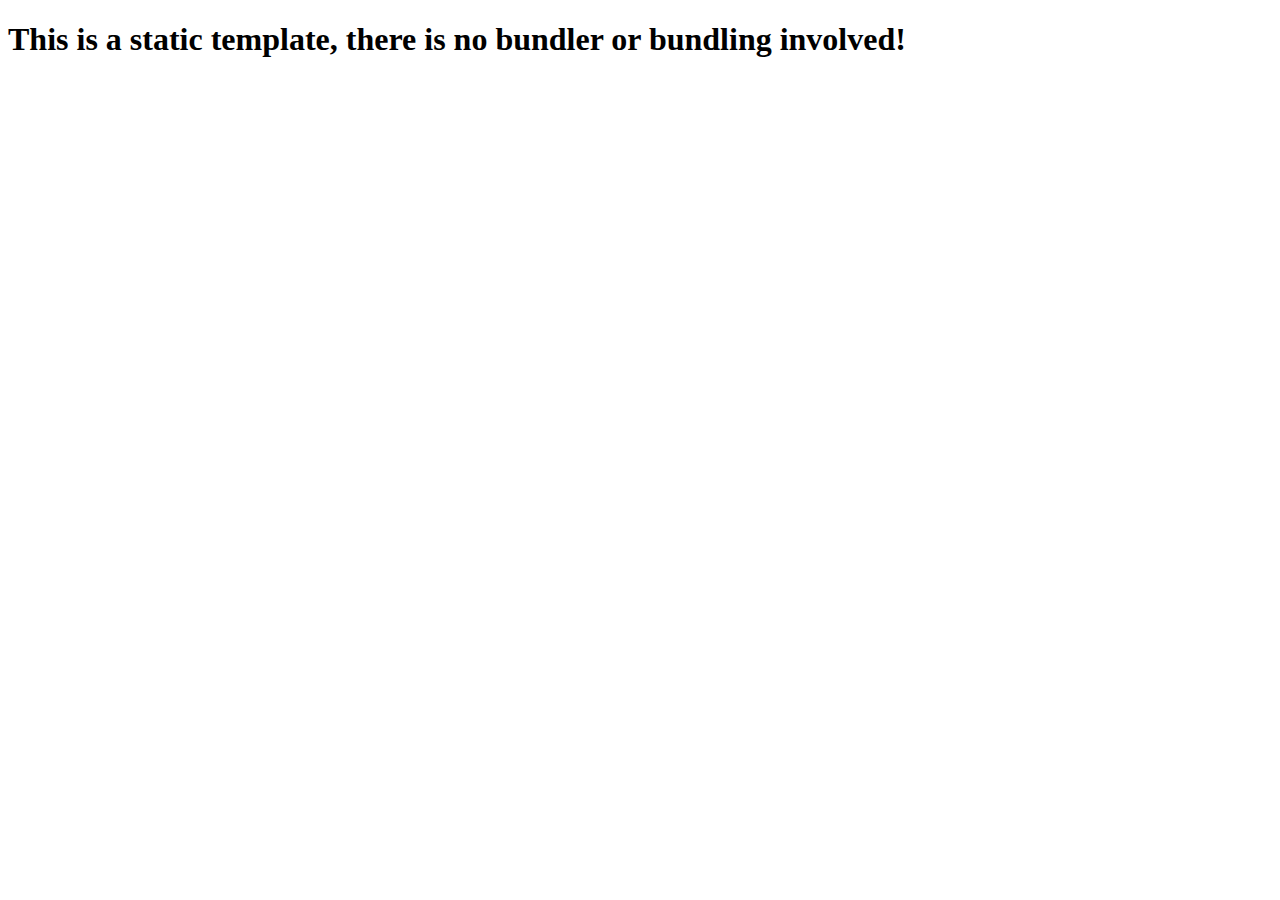
<file: index.html>
<!DOCTYPE html>
<html lang="en">
  <head>
    <meta charset="UTF-8">
    <meta name="viewport" content="width=device-width, initial-scale=1.0">
    <meta http-equiv="X-UA-Compatible" content="ie=edge">
    <title>Static Template</title>
  </head>
  <body>
    <h1>This is a static template, there is no bundler or bundling involved!</h1>
  </body>
</html>
</file>
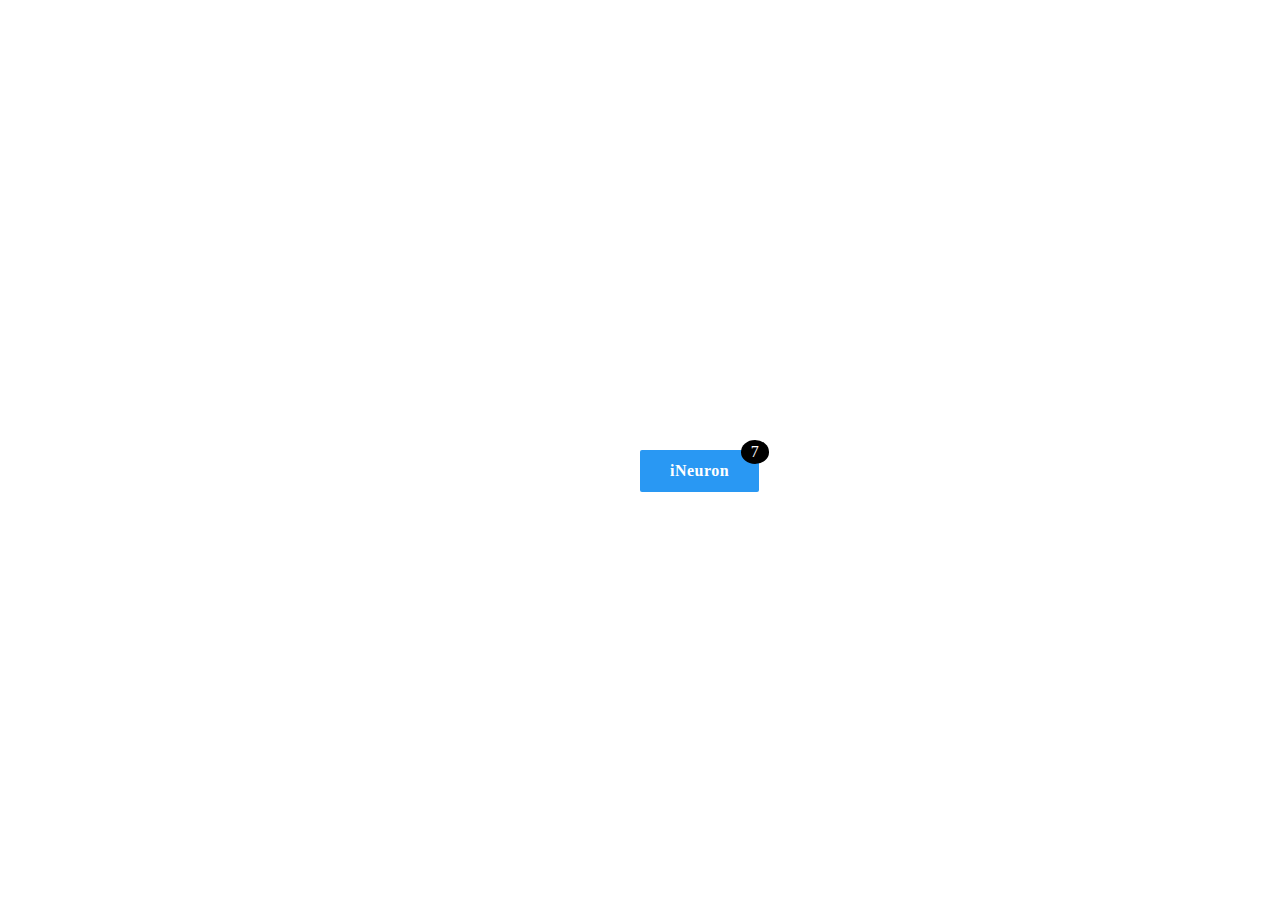
<file: ButtonChallenges/Challenge_1/index.html>
<!DOCTYPE html>
<html lang="en">
  <head>
    <meta charset="UTF-8" />
    <meta http-equiv="X-UA-Compatible" content="IE=edge" />
    <meta name="viewport" content="width=device-width, initial-scale=1.0" />
    <link rel="stylesheet" href="./style.css" />
    <title>iNeuron</title>
  </head>
  <body>
    <div class="container">
      <a href="#" class="btn">
        <span><b>iNeuron</b></span>
        <span class="badge">7</span>
      </a>
    </div>
  </body>
</html>
</file>
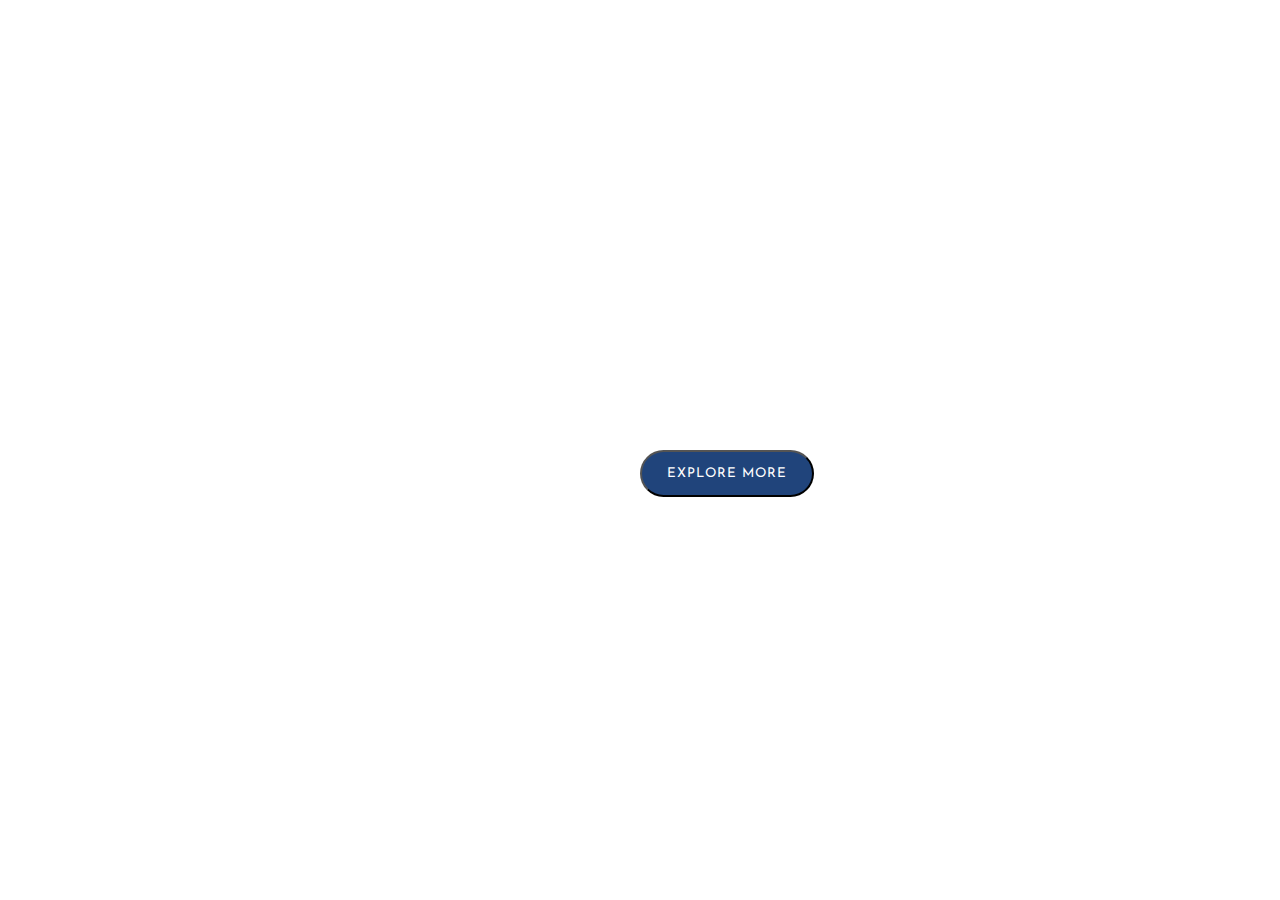
<file: ButtonChallenges/Challenge_3/index.html>
<html>
  <head>
    <link
      href="https://fonts.googleapis.com/css?family=Josefin+Sans&display=swap"
      rel="stylesheet"
    />
    <link rel="stylesheet" href="./style.css" />
    <title>Button</title>
  </head>
  <body>
    <div class="btn-wrapper">
      <button class="btn">
        <span class="btn-text-one">Explore More</span>
      </button>
    </div>
  </body>
</html>
</file>
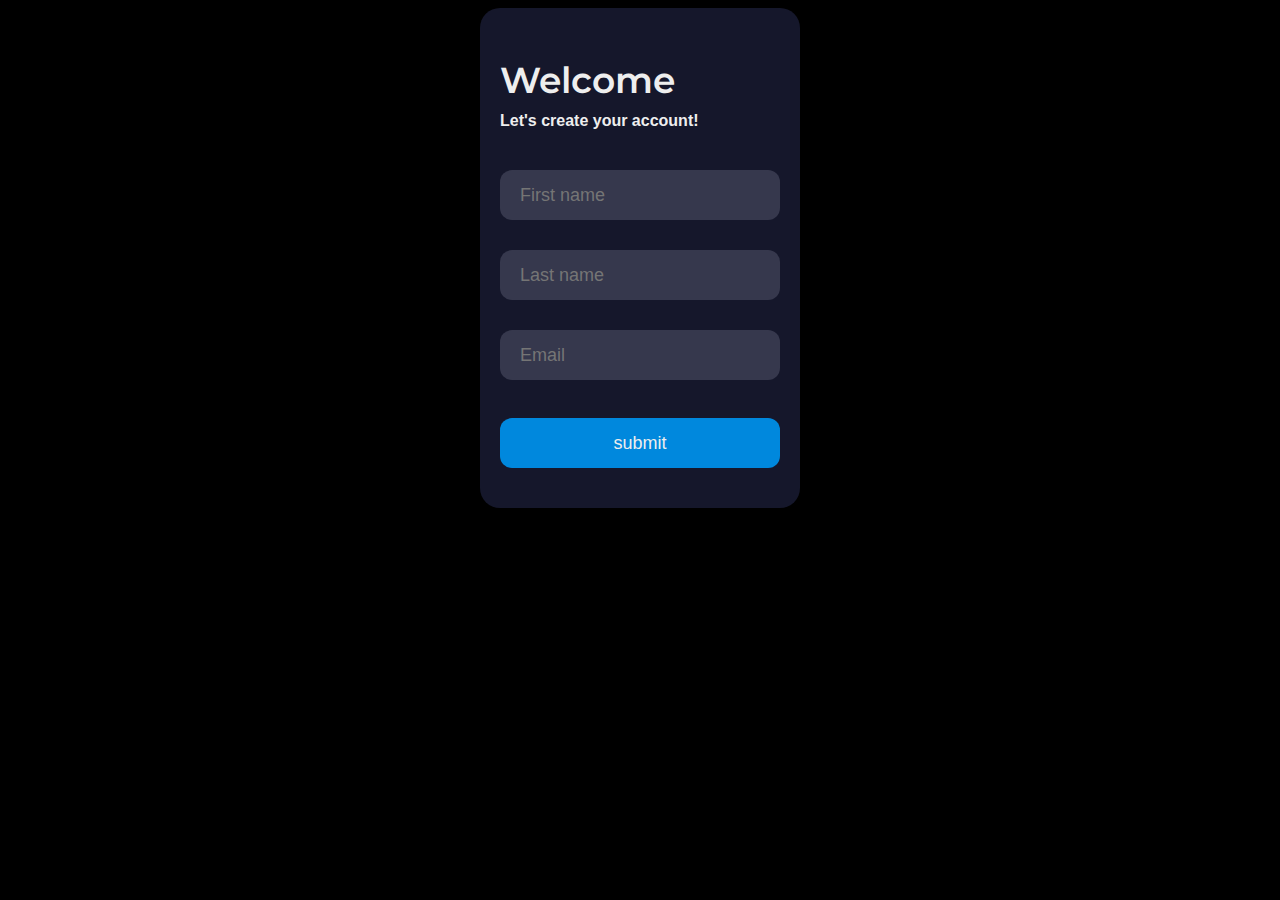
<file: FormChallenges/Challenge_1/index.html>
<!DOCTYPE html>
<html lang="en">
  <head>
    <meta charset="UTF-8" />
    <meta http-equiv="X-UA-Compatible" content="IE=edge" />
    <meta name="viewport" content="width=device-width, initial-scale=1.0" />
    <link rel="stylesheet" href="./style.css" />
    <title>Document</title>
  </head>
  <body>
    <div class="form">
      <div class="title">Welcome</div>
      <div class="subtitle">Let's create your account!</div>
      <div class="input-container ic1">
        <input
          id="firstname"
          class="input"
          type="text"
          placeholder="First name"
        />
        <div class="cut"></div>
        <!-- <label for="firstname" class="placeholder">First name</label> -->
      </div>
      <div class="input-container ic2">
        <input
          id="lastname"
          class="input"
          type="text"
          placeholder="Last name"
        />
        <div class="cut"></div>
        <!-- <label for="lastname" class="placeholder">Last name</label> -->
      </div>
      <div class="input-container ic2">
        <input id="email" class="input" type="text" placeholder="Email" />
        <div class="cut cut-short"></div>
        <!-- <label for="email" class="placeholder">Email</label> -->
      </div>
      <button type="text" class="submit">submit</button>
    </div>
  </body>
</html>
</file>
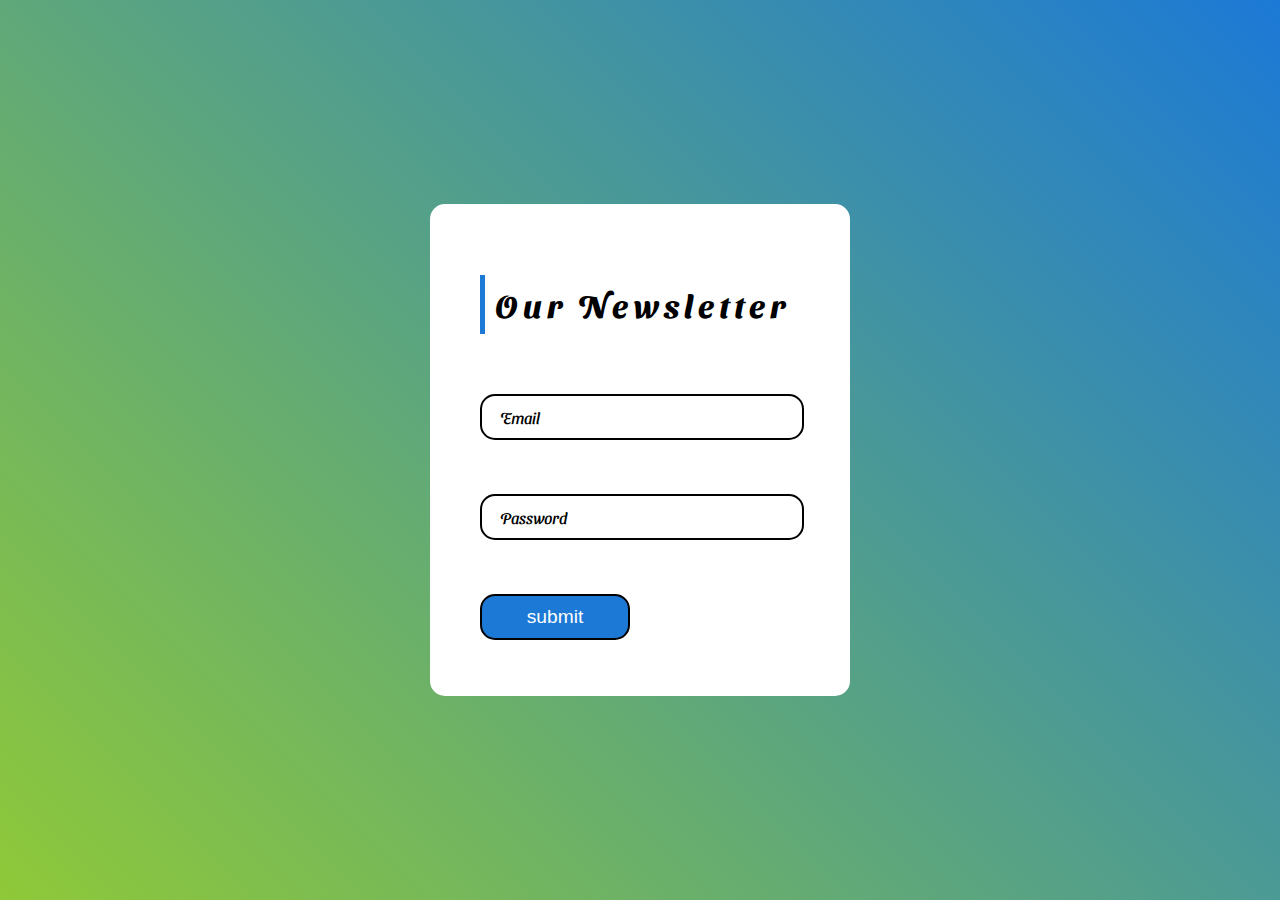
<file: FormChallenges/Challenge_2/index.html>
<!DOCTYPE html>
<html lang="en">
  <head>
    <meta charset="UTF-8" />
    <meta http-equiv="X-UA-Compatible" content="IE=edge" />
    <meta name="viewport" content="width=device-width, initial-scale=1.0" />
    <link rel="stylesheet" href="style.css" />
    <title>iNeuron</title>
  </head>
  <body>
    <div class="center">
      <h1>Our Newsletter</h1>
      <form>
        <div class="inputbox">
          <input type="text" required="required" />
          <span>Email</span>
        </div>
        <div class="inputbox">
          <input type="text" required="required" />
          <span>Password</span>
        </div>
        <div class="inputbox">
          <input type="button" value="submit" />
        </div>
      </form>
    </div>
  </body>
</html>
</file>
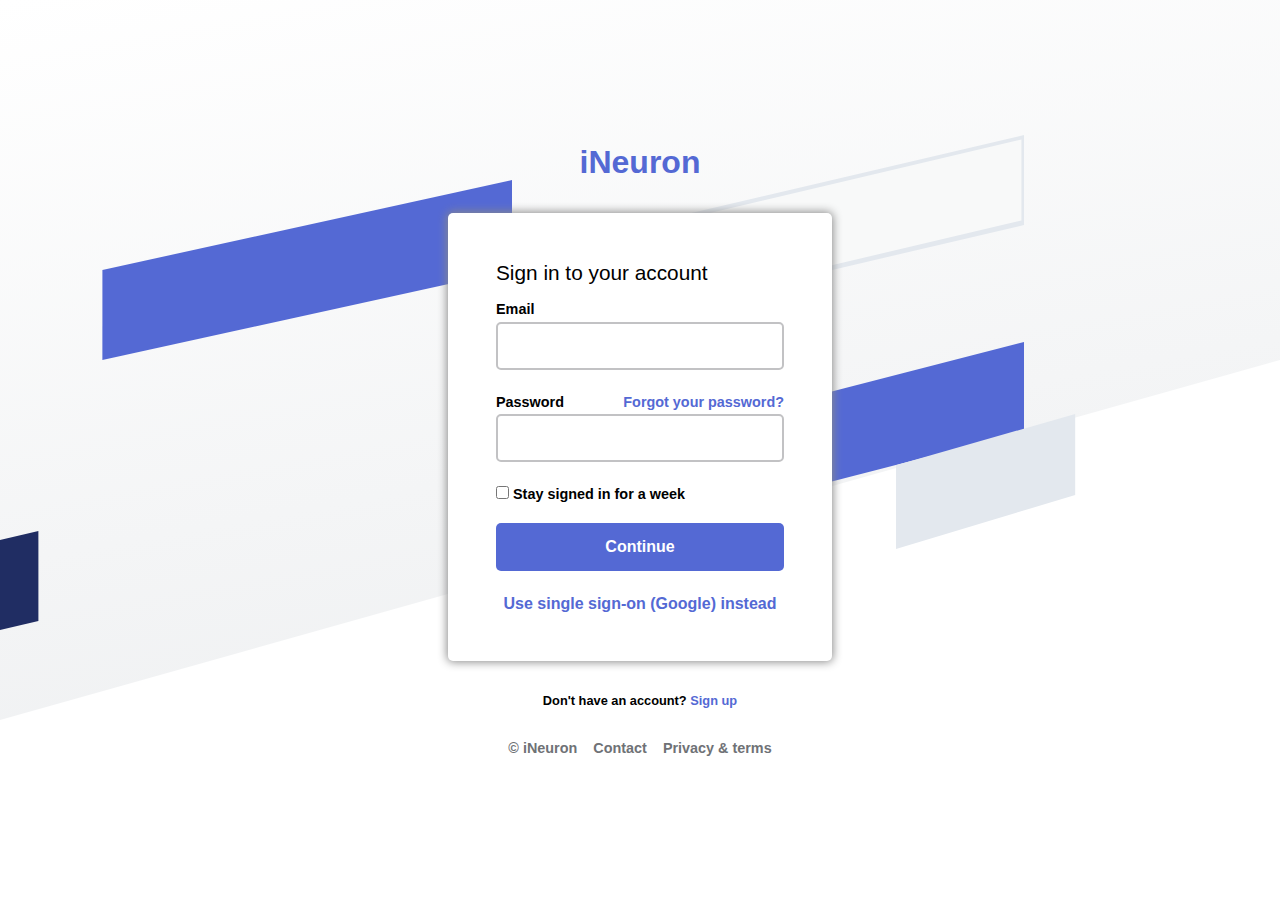
<file: FormChallenges/Challenge_3/index.html>
<html>

<head>
  <meta charset="utf-8" />
  <title>iNeuron: Sign in</title>
  <link rel="stylesheet" type="text/css" href="style.css" />
</head>

<body>
  <div class="container">
    <div class="polygon"></div>
    <div class="blue1"></div>
    <div class="blue2"></div>
    <div class="blue3"></div>
    <div class="grey1"></div>
    <div class="grey2"></div>
    <div class="grey3"></div>
    <div class="login-root">
      <div class="box-root padding-top--48 padding-bottom--24 flex-flex flex-justifyContent--center">
        <h1>
          <a href="#" rel="dofollow">iNeuron</a>
        </h1>
      </div>
      <div class="formbg-outer">
        <div class="formbg">
          <div class="formbg-inner padding-horizontal--48">
            <span class="sign-in desc">Sign in to your account</span>
            <form id="stripe-login">
              <div class="email">
                <label for="email">Email</label>
                <input type="email" name="email" />
              </div>
              <div class="password">
                <div class="grid--50-50">
                  <label for="password">Password</label>
                  <div class="reset-pass">
                    <a href="#">Forgot your password?</a>
                  </div>
                </div>
                <input type="password" name="password" />
              </div>
              <div class="field checkbox">
                <label for="checkbox">
                  <input type="checkbox" name="checkbox" /> Stay signed in
                  for a week
                </label>
              </div>
              <div class="btn">
                <input type="submit" name="submit" value="Continue" />
              </div>
              <div class="field  ssolink">
                <a class="ssolink" href="#">Use single sign-on (Google) instead</a>
              </div>
            </form>
          </div>
        </div>
        <div class="footer-link">
          <span>Don't have an account? <a href="">Sign up</a></span>
          <div class="listing padding-top--24 padding-bottom--24 flex-flex center-center">
            <span><a href="#">© iNeuron</a></span>
            <span><a href="#">Contact</a></span>
            <span><a href="#">Privacy & terms</a></span>
          </div>
        </div>
      </div>

    </div>
  </div>

</body>

</html>
</file>
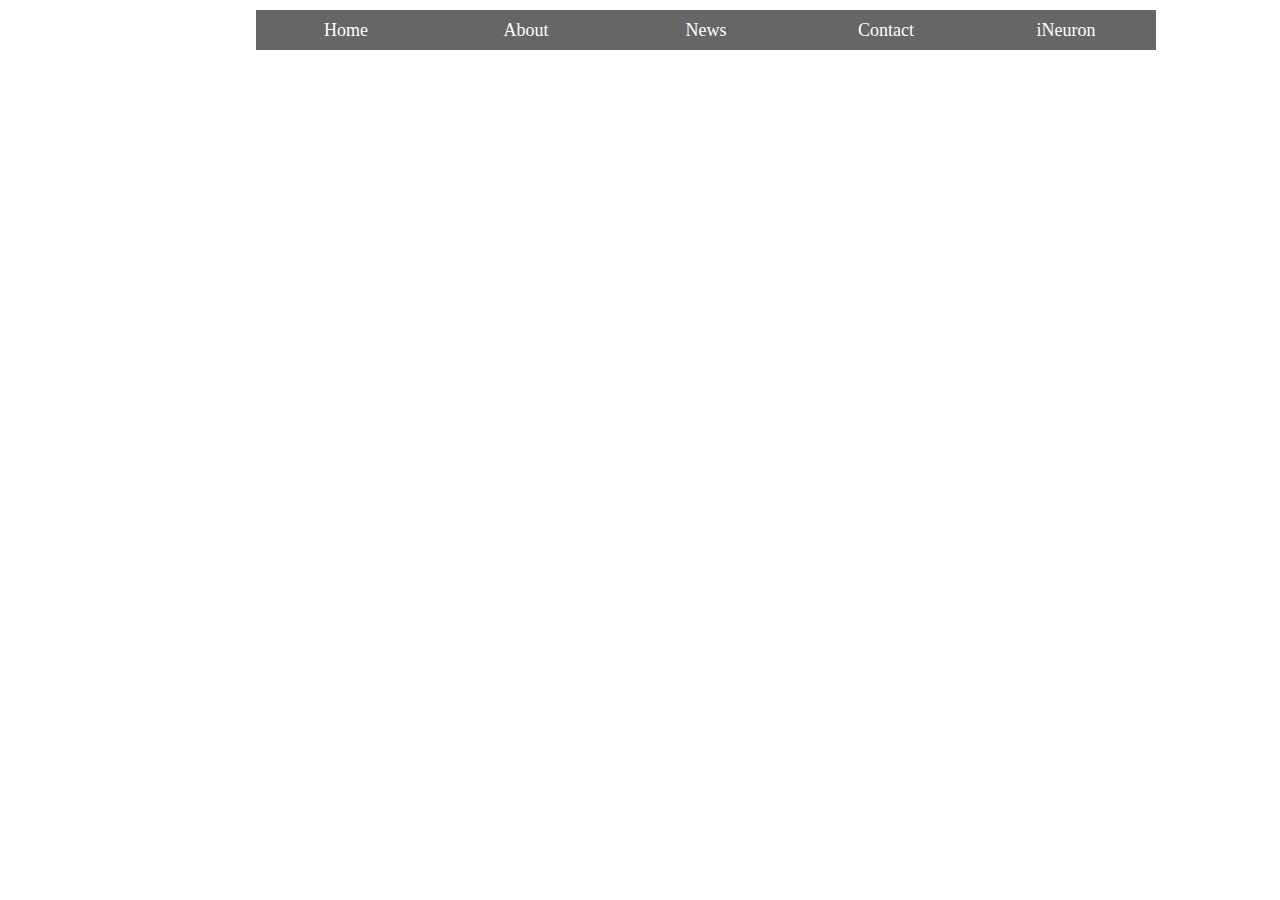
<file: NavbarChallenges/Challenge_2/index.html>
<!DOCTYPE html>
<html lang="en">
  <head>
    <meta charset="UTF-8" />
    <meta http-equiv="X-UA-Compatible" content="IE=edge" />
    <meta name="viewport" content="width=device-width, initial-scale=1.0" />
    <link rel="stylesheet" href="./style.css" />
    <title>iNeuron</title>
  </head>
  <body>
    <ul>
      <li><a>Home</a></li>
      <li>
        <a>About</a>
        <ul>
          <li><a>iNeuron One</a></li>
          <li><a>iNeuron Two</a></li>
          <li><a>iNeuron Three</a></li>
          <li><a>iNeuron Four</a></li>
        </ul>
      </li>
      <li>
        <a>News</a>
        <ul>
          <li><a>iNeuron One</a></li>
          <li><a>iNeuron Two</a></li>
          <li><a>iNeuron Three</a></li>
          <li><a>iNeuron Four</a></li>
        </ul>
      </li>
      <li>
        <a>Contact</a>
        <ul>
          <li><a>iNeuron One</a></li>
          <li><a>iNeuron Two</a></li>
        </ul>
      </li>
      <li><a>iNeuron </a></li>
    </ul>
  </body>
</html>
</file>
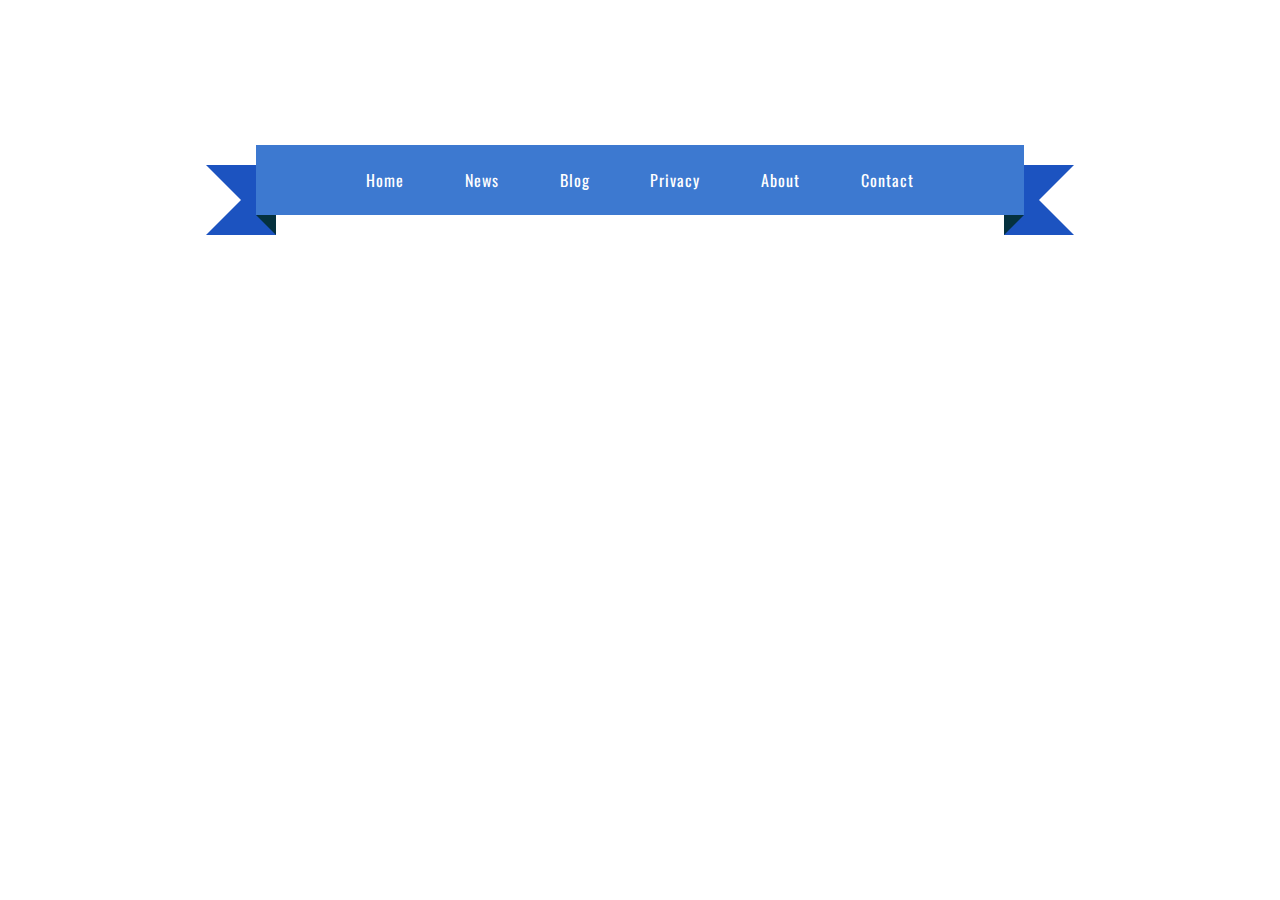
<file: NavbarChallenges/Challenge_3/index.html>
<!DOCTYPE html>
<html lang="en">
  <head>
    <meta charset="UTF-8" />
    <meta http-equiv="X-UA-Compatible" content="IE=edge" />
    <meta name="viewport" content="width=device-width, initial-scale=1.0" />
    <link rel="stylesheet" href="./style.css" />
    <title>iNeuron</title>
  </head>
  <body>
    <div class="wrap">
      <div class="ribbon">
        <i></i>
        <i></i>
        <i></i>
        <i></i>
      </div>
      <div class="nav">
        <a href="#">Home</a>
        <a href="#">News</a>
        <a href="#">Blog</a>
        <a href="#">Privacy</a>
        <a href="#">About</a>
        <a href="#">Contact</a>
      </div>
    </div>
  </body>
</html>
</file>
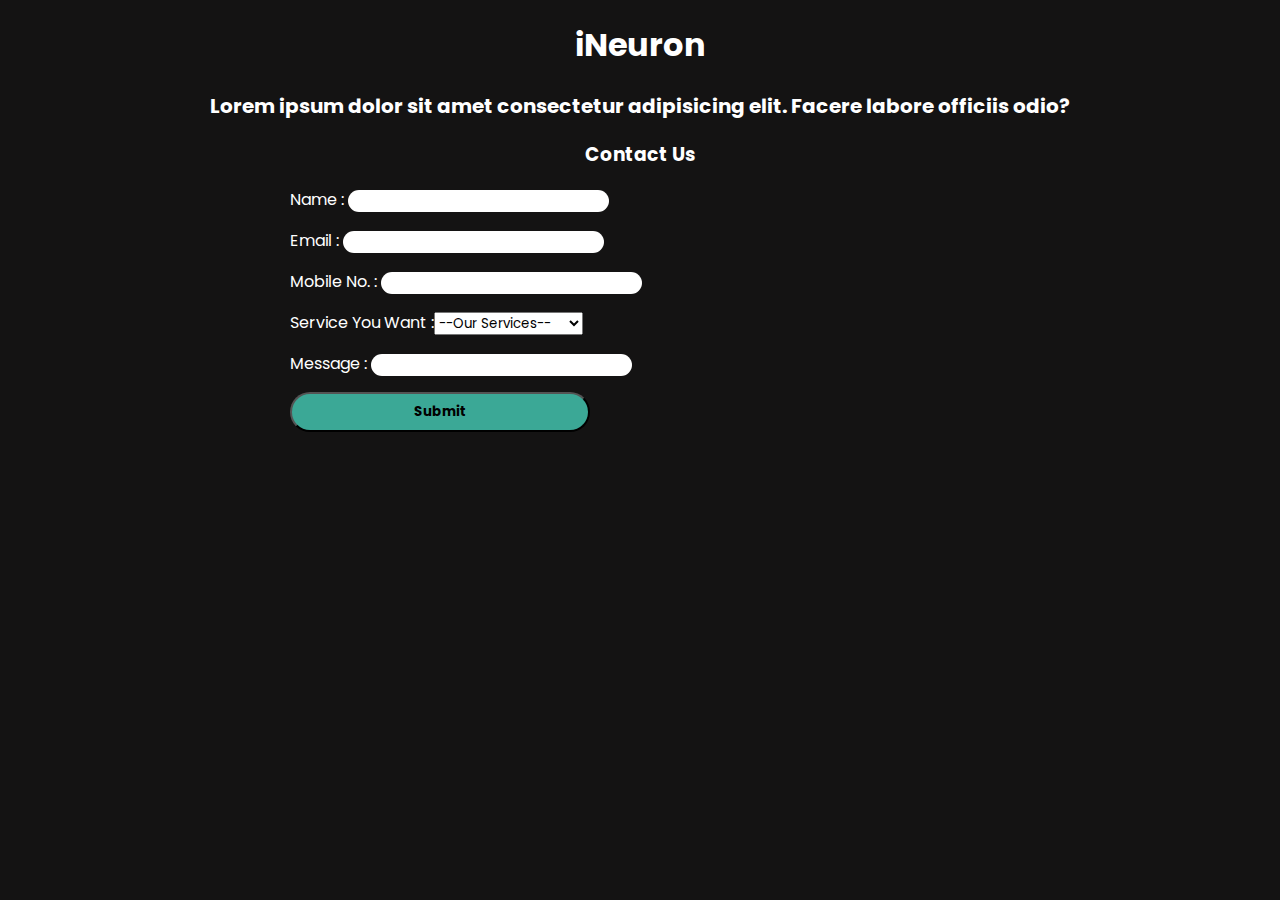
<file: TableChallenges/Challenge_1/index.html>
<!DOCTYPE html>
<html lang="en">

<head>
  <meta charset="UTF-8" />
  <meta http-equiv="X-UA-Compatible" content="IE=edge" />
  <meta name="viewport" content="width=device-width, initial-scale=1.0" />
  <link rel="stylesheet" href="./style.css" />
  <title>iNeuron</title>
</head>

<body>
  <div class="container">
    <h1>iNeuron</h1>
    <h2>Lorem ipsum dolor sit amet consectetur adipisicing elit. Facere labore officiis odio?</h2>
    <div class="yo">
      <h3>Contact Us</h3>
      <p>Name : <input type="text" /></p>
      <p>Email : <input type="email" name="email" id=""> </p>
      <p>Mobile No. : <input type="number" name="number" id="number" /></p>
      <p>Service You Want :<select name="card" id="card"></p>
      <option value="">--Our Services--</option>
      <option value="card">SEO</option>
      <option value="card">Web Development</option>
      <option value="card">Content Creation</option>
      </select>
      <p>Message : <input type="textarea"></p>
      <button type="submit"><b>Submit</b></button>
    </div>
  </div>
</body>

</html>
</file>
<file: ButtonChallenges/Challenge_1/style.css>
@import url("https://fonts.googleapis.com/css2?family=Oswald:wght@200;600;700&display=swap");
* {
  margin: 0px;
  padding: 0px;
}

a:link {
  text-decoration: none;
}

body {
  height: 100vh;
}

.badge {
  color: white;
  position: absolute;
  top: -10px;
  right: -10px;
  padding: 3px 10px;
  border-radius: 50%;
  background-color: black;
}

.container {
  display: inline-block;
  position: relative;
  background-color: #2998f3;
  top: 50%;
  left: 50%;
  padding: 12px 30px;
  border-radius: 2px;
  letter-spacing: 0.5px;
}

span > b {
  color: white;
}
</file>
<file: ButtonChallenges/Challenge_3/style.css>
@import url("https://fonts.googleapis.com/css2?family=Josefin+Sans:ital@1&family=Oswald:wght@600&display=swap");
* {
  margin: 0px;
  padding: 0px;
}

body {
  position: relative;
}

button:hover {
  box-shadow: 5px 5px 10px 1px rgba(0, 0, 0, 0.6);
  transform: translate(-3px, -3px);
}

button {
  position: absolute;
  top: 50%;
  left: 50%;
  text-transform: uppercase;
  padding: 15px 25px;
  border-radius: 120px;
  color: white;
  background-color: #20447b;
  font-weight: 3px;
  letter-spacing: 1px;
  font-family: "Josefin Sans";
}
</file>
<file: FormChallenges/Challenge_1/style.css>
@import url("https://fonts.googleapis.com/css2?family=Josefin+Sans:ital@1&family=Montserrat:wght@700&family=Oswald:wght@600&display=swap");

body {
  align-items: center;
  background-color: #000;
  display: flex;
  justify-content: center;
}

.form {
  background-color: #15172b;
  border-radius: 20px;
  box-sizing: border-box;
  height: 500px;
  padding: 20px;
  width: 320px;
}

.title {
  color: #eee;
  font-family: Montserrat, sans-serif;
  font-size: 36px;
  font-weight: 600;
  margin-top: 30px;
}

.subtitle {
  color: #eee;
  font-family: sans-serif;
  font-size: 16px;
  font-weight: 600;
  margin-top: 10px;
}

.input-container {
  height: 50px;
  position: relative;
  width: 100%;
}

.ic1 {
  margin-top: 40px;
}

.ic2 {
  margin-top: 30px;
}

.input {
  background-color: #36384d;
  border-radius: 12px;
  box-sizing: border-box;
  color: #eee;
  font-size: 18px;
  border: 0px;
  height: 100%;
  padding: 4px 20px;
  width: 100%;
}

.placeholder {
  color: #65657b;
  font-family: sans-serif;
  left: 20px;
  line-height: 14px;
  position: absolute;
  top: 20px;
}

.input:focus ~ .placeholder {
  outline: none;
}

.submit {
  background-color: #08d;
  border-radius: 12px;
  border: 0;
  box-sizing: border-box;
  color: #eee;
  font-size: 18px;
  height: 50px;
  margin-top: 38px;
  text-align: center;
  width: 100%;
}
</file>
<file: FormChallenges/Challenge_2/style.css>
@import url("https://fonts.googleapis.com/css2?family=Sansita+Swashed:wght@600&display=swap");
body {
  margin: 0;
  padding: 0;
  box-sizing: border-box;
  display: flex;
  align-items: center;
  justify-content: center;
  height: 100vh;
  font-family: "Sansita Swashed", cursive;
  background: linear-gradient(45deg, rgb(143, 201, 56), rgb(28, 121, 214));
}

.center .inputbox input {
  position: absolute;
  top: 0;
  left: 0;
  width: 100%;
  border-radius: 15px;
  border: 2px solid #000;
  background: none;
  outline: none;
  padding: 10px;
  font-size: 1.2em;
}
.center {
  position: relative;
  background: white;
  padding: 50px 50px;
  border-radius: 15px;
}

.center .inputbox {
  position: relative;
  width: 300px;
  height: 50px;
  margin-bottom: 50px;
}

.center h1 {
  font-size: 2em;
  border-left: 5px solid rgb(28, 121, 214);
  padding: 10px;
  color: black;
  letter-spacing: 5px;
  margin-bottom: 60px;
  font-weight: bold;
  padding-left: 10px;
}

.center .inputbox span {
  position: absolute;
  top: 14px;
  left: 20px;
  font-size: 1rem;
}

.center .inputbox:last-child {
  margin-bottom: 2px;
}

.center .inputbox [type="button"] {
  width: 50%;
  background: rgb(28, 121, 214);
  color: white;
}
</file>
<file: FormChallenges/Challenge_3/style.css>
* {
    margin: 0;
    padding: 0;
    box-sizing: border-box;
}

:root {
    --grey: #6f7276;
    --font: sans-serif;
    --primary-blue: #5469D4;
    --box-grey: #E3E8EE;
    --dark-blue: #202D63;
}

a {
    text-decoration: none;
    color: black;
}


.container {
    height: 100vh;
    font-size: 1rem;
    font-family: var(--font);
    position: relative;
    display: flex;
}

.polygon {
    position: absolute;
    z-index: -1;
    height: 100%;
    width: 100%;
    clip-path: polygon(0 0, 100% 0, 100% 40%, 0 80%);
    background-image: linear-gradient(350deg, #e9ebed, white);
}

.blue3 {
    position: absolute;
    height: 100%;
    width: 100%;
    clip-path: polygon(0% 60%, 3% 59%, 3% 69%, 0% 70%); 
    background-color: var(--dark-blue); 
}
.blue1 {
    position: absolute;
    height: 100%;
    width: 100%;
    clip-path: polygon(8% 30%, 40% 20%, 40% 30%, 8% 40%); 
    background-color: var(--primary-blue); 
}
.grey1{
    position: absolute;
    height: 100%;
    width: 100%;
    clip-path: polygon(50% 25%, 80% 15%, 80% 25%, 50% 35%); 
    background-color: var(--box-grey); 
    /* border: 6px solid black; */
}
.grey2{
    position: absolute;
    height: 100%;
    width: 100%;
    clip-path: polygon(50% 25.5%, 79.8% 15.5%, 79.8% 24.5%, 50% 34.5%); 
    background-color: #F8F9F9; 
}
.grey3{
    position: absolute;
    height: 100%;
    width: 100%;
    clip-path: polygon(70% 51.7%, 84% 46%, 84% 55%, 70% 61%); 
    background-color: var(--box-grey); 
}
.blue2 {
    position: absolute;
    height: 100%;
    width: 100%;
    clip-path: polygon(50% 49%, 80% 38%, 80% 48%, 50% 59%); 
    background-color: var(--primary-blue); 
}
.login-root {
    height: fit-content;
    width: 30%;
    margin: auto auto;
    z-index: 1;
}

.box-root {
    text-align: center;
    margin-bottom: 2rem;
}

.box-root h1 a {
    color: var(--primary-blue);
}

.formbg {
    background-color: white;
    padding: 2rem 3rem;
    padding-top: 3rem;
    border-radius: 5px;
    box-shadow: 0px 0px 10px 1px rgb(138, 138, 138);
}

span {
    font-size: 1.3rem;
    font-weight: 500;
}

form {
    font-size: 0.90rem;
    font-weight: 600;
}

form div {
    margin: 1rem 0;
}


.email input,
.password input,
.btn input {
    width: 100%;
    height: 3rem;
    border-radius: 5px;
    border: 2px solid #c2c2c4;
    margin-top: 0.3rem;
}

.password {
    margin-top: 1.5rem;
}

.password>div {
    display: flex;
    justify-content: space-between;
    margin: 0;
    padding: 0;
}


.reset-pass {
    margin: 0;
}

.reset-pass a {
    color: var(--primary-blue);
}

.field {
    margin-top: 1.5rem;
}

.btn input {
    background-color: var(--primary-blue);
    font-size: 1rem;
    font-weight: 600;
    color: white;
    border: none;
}

.field.ssolink {
    text-align: center;
}

.ssolink {
    font-size: 1rem;
    color: var(--primary-blue);
}

.footer-link {
    margin-top: 2rem;
    text-align: center;
}

.footer-link span {
    font-size: 0.8rem;
    font-weight: 600;
}

.footer-link a {
    color: var(--primary-blue);
}

.listing {
    display: flex;
    justify-content: center;
    gap: 1rem;
    margin-top: 2rem;
}

.listing span a {
    font-size: 0.9rem;
    color: var(--grey);
}
</file>
<file: NavbarChallenges/Challenge_2/style.css>
* {
    margin: 0;
    padding: 0;
}

body{
    /* text-align: center; */
    padding-left: 20%;
    padding-top: 10px;
}
ul {
    /* padding: 0 auto; */
    margin: 0;
    /* float: right; */
    display: inline-flex;
    /* justify-content: center; */
    width: 500px;

}

ul li {
    background-color: #666666;
    /* background-color: #FFC9AF; */
    position: relative;
    list-style: none;
    display: inline-block;
    text-align: center;
}

ul li a {
    display: block;
    padding: 0 15px;
    color: white;
    text-decoration: none;
    line-height: 40px;
    font-size: 18px;
    width: 150px;
}

ul li a:hover {
    background-color: #FFC9AF;
}

ul ul {
    position: absolute;
    left: 70px;
    display: none;
}

ul li:hover>ul {
    display: block;
}

ul ul li {
    width: 170px;
    display: list-item;
    position: relative;
    float: none;
    background-color: #C8C8C8;
    text-align: center;
}
</file>
<file: NavbarChallenges/Challenge_3/style.css>
@import url("https://fonts.googleapis.com/css2?family=Lato:wght@300&family=Oswald:wght@300;400&family=Roboto+Condensed&family=Roboto:ital,wght@0,400;0,900;1,300;1,900&display=swap");

* {
    margin: 0;
    padding: 0;
    outline: 0;
    box-sizing: border-box;
}

:root {
    --blue: #3d79d0;
    --yellow: #ffa500;
    --white: #ffffff;
    --dark-blue: #1C53C0;
}

body {
    display: flex;
    width: 100vw;
    height: 40vh;
    justify-content: center;
    align-items: center;
}

.nav {
    display: flex;
    flex-direction: row;
    justify-content: space-around;
    align-items: center;
    background-color: var(--blue);
    width: 60vw;
    height: 70px;
    /* border-radius: 1em; */
    z-index: 1;
    position: relative;
    padding: 0 80px;
}

.nav>a {
    text-decoration: none;
    list-style: none;
    color: var(--white);
    font-family: "Oswald";
    display: flex;
    justify-content: center;
    align-items: center;
    letter-spacing: 1px;
}

.nav>a:hover {
    background-color: var(--yellow);
    padding: 5px 30px;
    border-radius: 20px;
}

.wrap {
    position: relative;
}

.wrap::before,
.wrap::after {
    content: '';
    position: absolute;
    top: 20px;
    border: 35px solid var(--dark-blue);
    z-index: -1;
}

.wrap::before {
    left: -50px;
    border-left-color: transparent;
}

.wrap::after {
    right: -50px;
    border-right-color: transparent;
}


.ribbon::before{
    content: '';
    position: absolute;
    border-style: solid;
    bottom: -20px;
    left: 0px;
    border-width: 0 20px 20px 0;
    border-color: transparent #04313F transparent transparent;
}

.ribbon::after{
    content: '';
    position: absolute;
    border-style: solid;
    bottom: -20px;
    right: 0;
    border-width: 20px 20px 0 0;
    border-color: #04313F transparent transparent transparent;
}
</file>
<file: TableChallenges/Challenge_1/style.css>
@import url("https://fonts.googleapis.com/css2?family=Poppins:wght@600&display=swap");

* {
  font-family: "poppins", "verdana";
  box-sizing: border-box;
  
}

body {
  background-color: rgb(20, 19, 19);
}

.container {
  width: fit-content;
  margin: auto;
  /* font-size: 15px; */
  /* text-align: center; */
  color: white;
}

h2 {
  font-size: 20px;
}

h2,
h1,
h3 {
  text-align: center;
}

h3~p {
  padding-left: 80px;
}

input {
  border: none;
  border-radius: 20px
}

button{
  margin-left: 80px;
  width: 300px;
  height: 40px;
  border-radius: 20px;
  background-color: rgb(59, 168, 150);
}
</file>
